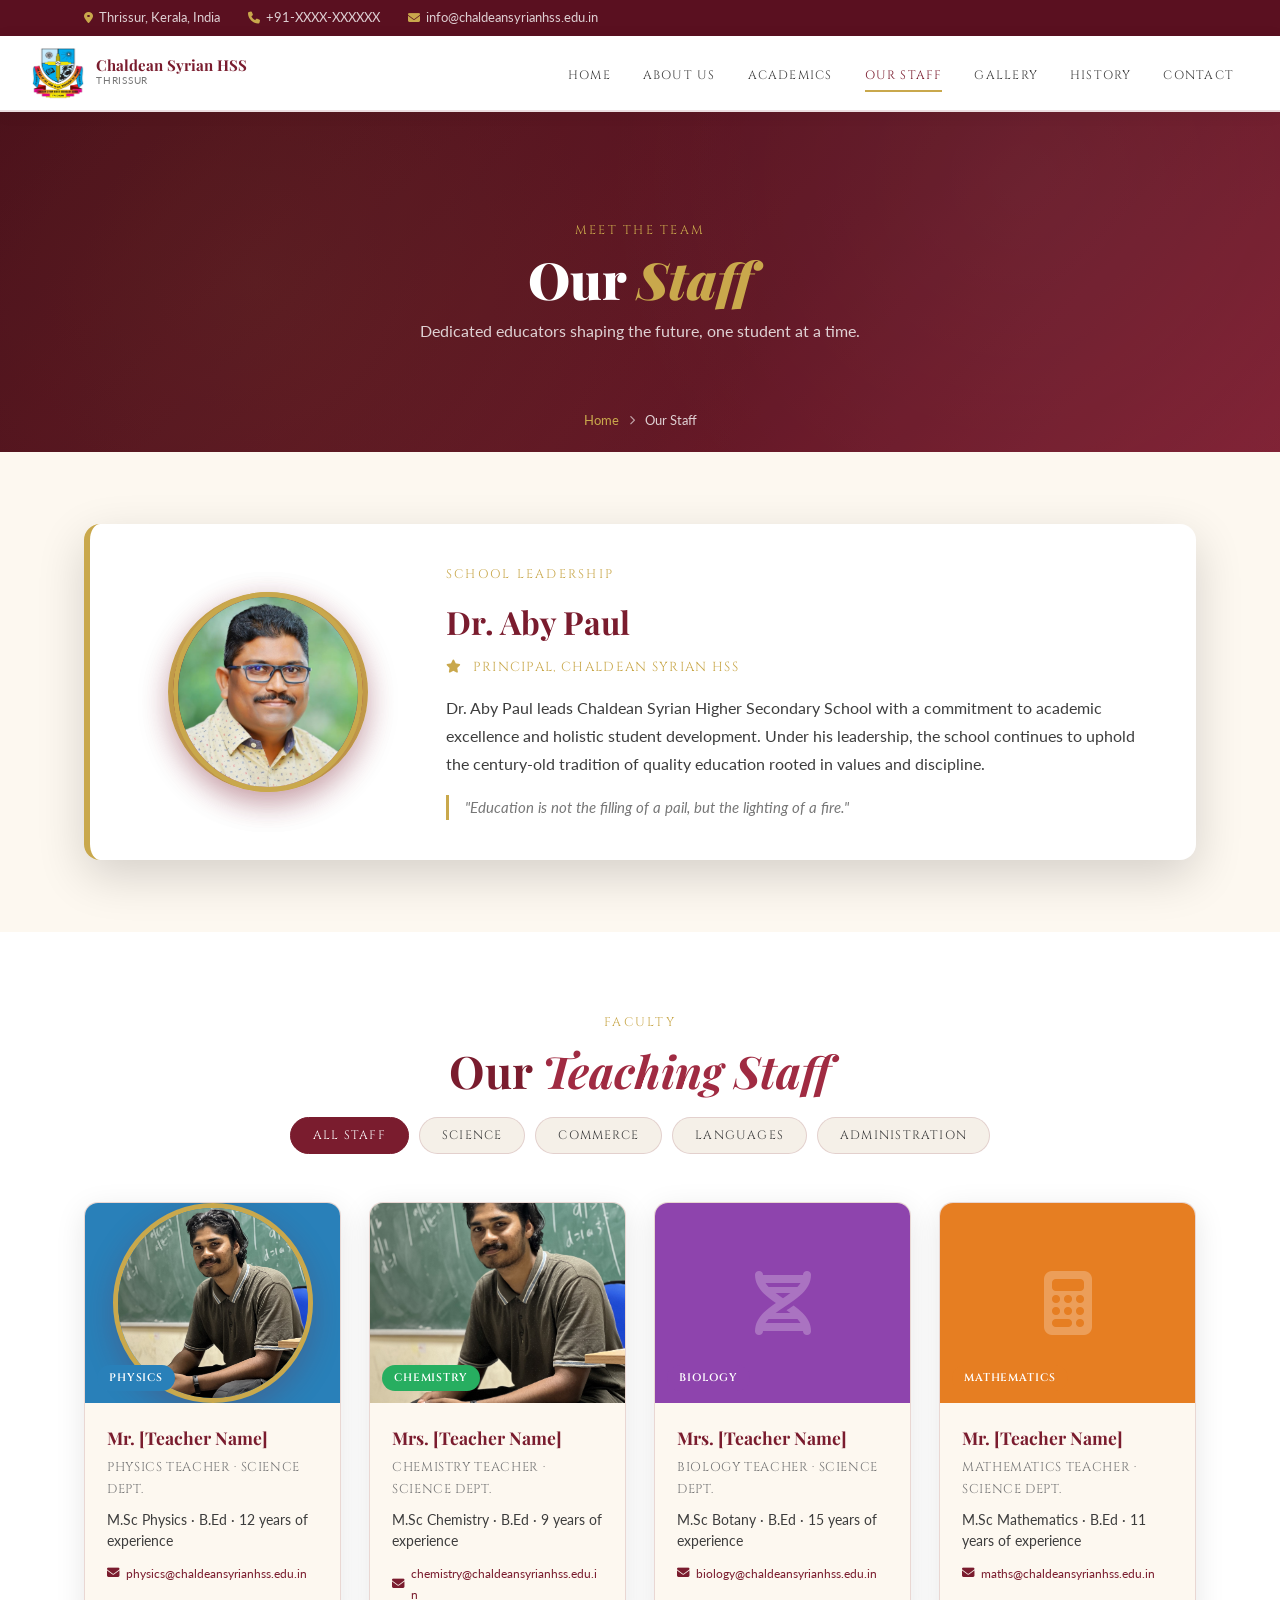
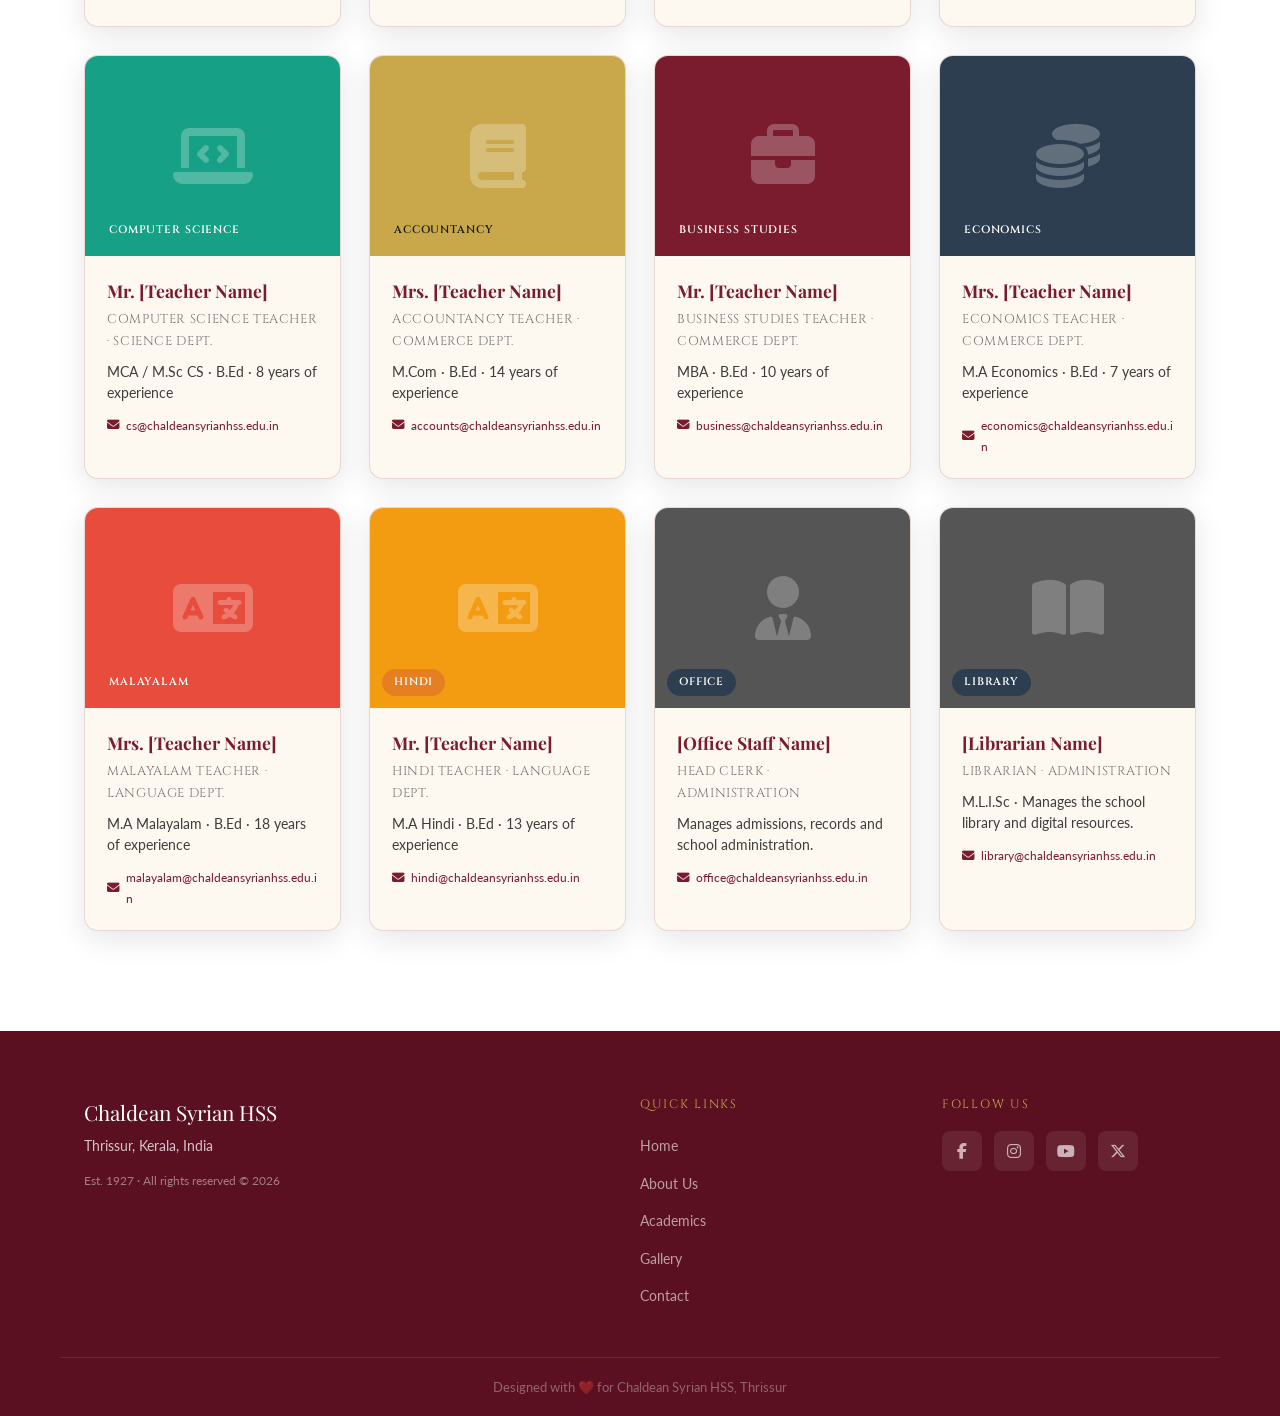
<file: staff.html>
<!DOCTYPE html>
<html lang="en">
<head>
  <meta charset="UTF-8" />
  <meta name="viewport" content="width=device-width, initial-scale=1.0" />
  <title>Our Staff – Chaldean Syrian HSS</title>

  <link rel="preconnect" href="https://fonts.googleapis.com" />
  <link rel="preconnect" href="https://fonts.gstatic.com" crossorigin />
  <link href="https://fonts.googleapis.com/css2?family=Playfair+Display:ital,wght@0,400;0,700;0,900;1,400&family=Lato:wght@300;400;700&family=Cinzel:wght@400;600&display=swap" rel="stylesheet" />
  <link rel="stylesheet" href="https://cdnjs.cloudflare.com/ajax/libs/font-awesome/6.5.0/css/all.min.css" />

  <!-- Shared styles from main site -->
  <link rel="stylesheet" href="css/styles.css" />
  <!-- Staff-specific styles -->
  <link rel="stylesheet" href="css/staff.css" />
</head>
<body>

  <!-- ══ TOPBAR (same as main site) ══════════════════════════════ -->
  <div class="topbar">
    <div class="topbar__inner">
      <span><i class="fa fa-map-marker-alt"></i> Thrissur, Kerala, India</span>
      <span><i class="fa fa-phone"></i> +91-XXXX-XXXXXX</span>
      <span><i class="fa fa-envelope"></i> info@chaldeansyrianhss.edu.in</span>
    </div>
  </div>

  <!-- ══ NAVBAR ══════════════════════════════════════════════════ -->
<header class="navbar" id="navbar">
    <div class="navbar__logo">
      <!-- Replace the SVG crest below with your actual logo image:
           <img src="images/logo.png" alt="School Logo" /> -->
      <div class="logo-crest">
        <img src="images/logo.png" alt="School Logo" />
      </div>
      <div class="logo-text">
        <span class="logo-text__main">Chaldean Syrian HSS</span>
        <span class="logo-text__sub"> Thrissur</span>
      </div>
    </div>

    <!-- Hamburger for mobile -->
    <button class="navbar__hamburger" id="hamburger" aria-label="Toggle menu">
      <span></span><span></span><span></span>
    </button>


    <nav class="navbar__nav" id="mainNav">
      <ul>
        <li><a href="index.html" class="nav-link">Home</a></li>
        <li><a href="index.html#about" class="nav-link">About Us</a></li>
        <li><a href="index.html#academics" class="nav-link">Academics</a></li>
        <li><a href="staff.html" class="nav-link active">Our Staff</a></li>
        <li><a href="gallery.html" class="nav-link">Gallery</a></li>
        <li><a href="index.html#history" class="nav-link">History</a></li>
        <li><a href="index.html#contact" class="nav-link">Contact</a></li>
      </ul>
    </nav>
  </header>

  <!-- ══ PAGE HERO BANNER ════════════════════════════════════════ -->
  <section class="page-hero">
    <div class="page-hero__overlay"></div>
    <div class="page-hero__content">
      <p class="section-eyebrow">Meet The Team</p>
      <h1 class="page-hero__title">Our <em>Staff</em></h1>
      <p class="page-hero__sub">Dedicated educators shaping the future, one student at a time.</p>
    </div>
    <!-- Breadcrumb -->
    <nav class="breadcrumb" aria-label="breadcrumb">
      <a href="index.html">Home</a>
      <i class="fa fa-chevron-right"></i>
      <span>Our Staff</span>
    </nav>
  </section>

  <!-- ══ PRINCIPAL SPOTLIGHT ═════════════════════════════════════ -->
  <section class="principal-spotlight">
    <div class="container">
      <div class="spotlight-card reveal-up">
        <!-- Replace with: <img src="images/principal.jpg" alt="Dr. Aby Paul" class="spotlight-card__img" /> -->
        <div class="spotlight-card__img-placeholder">
          <img src="images/principal.jpg" alt="Dr. Aby Paul" class="spotlight-card__img" />
        </div>
        <div class="spotlight-card__body">
          <p class="section-eyebrow">School Leadership</p>
          <h2 class="spotlight-card__name">Dr. Aby Paul</h2>
          <p class="spotlight-card__role">
            <i class="fa fa-star"></i> Principal, Chaldean Syrian HSS
          </p>
          <p class="spotlight-card__bio">
            Dr. Aby Paul leads Chaldean Syrian Higher Secondary School with a commitment
            to academic excellence and holistic student development. Under his leadership,
            the school continues to uphold the century-old tradition of quality education
            rooted in values and discipline.
          </p>
          <p class="spotlight-card__quote">
            "Education is not the filling of a pail, but the lighting of a fire."
          </p>
        </div>
      </div>
    </div>
  </section>

  <!-- ══ STAFF FILTER TABS ════════════════════════════════════════
       To add a new department tab:
         1. Add a <button class="filter-btn" data-filter="dept-name">Department</button>
         2. Add data-dept="dept-name" to the relevant .staff-card elements
  ═══════════════════════════════════════════════════════════════ -->
  <section class="staff-section">
    <div class="container">
      <p class="section-eyebrow text-center">Faculty</p>
      <h2 class="section-heading text-center">Our <em>Teaching Staff</em></h2>

      <!-- Filter Buttons -->
      <div class="filter-bar">
        <button class="filter-btn active" data-filter="all">All Staff</button>
        <button class="filter-btn" data-filter="science">Science</button>
        <button class="filter-btn" data-filter="commerce">Commerce</button>
        <button class="filter-btn" data-filter="language">Languages</button>
        <button class="filter-btn" data-filter="admin">Administration</button>
      </div>

      <!-- ── STAFF GRID ──────────────────────────────────────────
           HOW TO ADD A TEACHER:
             1. Copy one .staff-card block below
             2. Update: name, role, subject, department (data-dept)
             3. Replace the placeholder <div> with:
                <img src="images/staff/teacher-name.jpg" alt="Name" />
             4. Optionally add email and a short bio
      ─────────────────────────────────────────────────────────── -->
      <div class="staff-grid" id="staffGrid">

        <!-- ── SCIENCE DEPARTMENT ──────────────────────────────── -->

        <div class="staff-card reveal-up" data-dept="science" data-delay="0">
          <div class="staff-card__photo">
            <!-- Replace div below with: <img src="images/staff/physics-teacher.jpg" alt="Teacher Name" /> -->
            <div class="staff-photo-placeholder" style="--ph-color:#2980b9">
              <img src="images/staff/teacher.jpg" alt="Teacher Name" class="spotlight-card__img" />
            </div>
            <div class="staff-card__subject-badge badge--blue">Physics</div>
          </div>
          <div class="staff-card__body">
            <h3>Mr. [Teacher Name]</h3>
            <p class="staff-card__role">Physics Teacher · Science Dept.</p>
            <p class="staff-card__bio">M.Sc Physics · B.Ed · 12 years of experience</p>
            <a href="mailto:physics@chaldeansyrianhss.edu.in" class="staff-card__email">
              <i class="fa fa-envelope"></i> physics@chaldeansyrianhss.edu.in
            </a>
          </div>
        </div>

        <div class="staff-card reveal-up" data-dept="science" data-delay="100">
          <div class="staff-card__photo">
            <div class="staff-photo-placeholder" style="--ph-color:#27ae60">
              <img src="images/staff/teacher.jpg" alt="Teacher Name" />
            </div>
            <div class="staff-card__subject-badge badge--green">Chemistry</div>
          </div>
          <div class="staff-card__body">
            <h3>Mrs. [Teacher Name]</h3>
            <p class="staff-card__role">Chemistry Teacher · Science Dept.</p>
            <p class="staff-card__bio">M.Sc Chemistry · B.Ed · 9 years of experience</p>
            <a href="mailto:chemistry@chaldeansyrianhss.edu.in" class="staff-card__email">
              <i class="fa fa-envelope"></i> chemistry@chaldeansyrianhss.edu.in
            </a>
          </div>
        </div>

        <div class="staff-card reveal-up" data-dept="science" data-delay="200">
          <div class="staff-card__photo">
            <div class="staff-photo-placeholder" style="--ph-color:#8e44ad">
              <i class="fa fa-dna"></i>
            </div>
            <div class="staff-card__subject-badge badge--purple">Biology</div>
          </div>
          <div class="staff-card__body">
            <h3>Mrs. [Teacher Name]</h3>
            <p class="staff-card__role">Biology Teacher · Science Dept.</p>
            <p class="staff-card__bio">M.Sc Botany · B.Ed · 15 years of experience</p>
            <a href="mailto:biology@chaldeansyrianhss.edu.in" class="staff-card__email">
              <i class="fa fa-envelope"></i> biology@chaldeansyrianhss.edu.in
            </a>
          </div>
        </div>

        <div class="staff-card reveal-up" data-dept="science" data-delay="300">
          <div class="staff-card__photo">
            <div class="staff-photo-placeholder" style="--ph-color:#e67e22">
              <i class="fa fa-calculator"></i>
            </div>
            <div class="staff-card__subject-badge badge--orange">Mathematics</div>
          </div>
          <div class="staff-card__body">
            <h3>Mr. [Teacher Name]</h3>
            <p class="staff-card__role">Mathematics Teacher · Science Dept.</p>
            <p class="staff-card__bio">M.Sc Mathematics · B.Ed · 11 years of experience</p>
            <a href="mailto:maths@chaldeansyrianhss.edu.in" class="staff-card__email">
              <i class="fa fa-envelope"></i> maths@chaldeansyrianhss.edu.in
            </a>
          </div>
        </div>

        <div class="staff-card reveal-up" data-dept="science" data-delay="400">
          <div class="staff-card__photo">
            <div class="staff-photo-placeholder" style="--ph-color:#16a085">
              <i class="fa fa-laptop-code"></i>
            </div>
            <div class="staff-card__subject-badge badge--teal">Computer Science</div>
          </div>
          <div class="staff-card__body">
            <h3>Mr. [Teacher Name]</h3>
            <p class="staff-card__role">Computer Science Teacher · Science Dept.</p>
            <p class="staff-card__bio">MCA / M.Sc CS · B.Ed · 8 years of experience</p>
            <a href="mailto:cs@chaldeansyrianhss.edu.in" class="staff-card__email">
              <i class="fa fa-envelope"></i> cs@chaldeansyrianhss.edu.in
            </a>
          </div>
        </div>

        <!-- ── COMMERCE DEPARTMENT ─────────────────────────────── -->

        <div class="staff-card reveal-up" data-dept="commerce" data-delay="0">
          <div class="staff-card__photo">
            <div class="staff-photo-placeholder" style="--ph-color:#c9a84c">
              <i class="fa fa-book"></i>
            </div>
            <div class="staff-card__subject-badge badge--gold">Accountancy</div>
          </div>
          <div class="staff-card__body">
            <h3>Mrs. [Teacher Name]</h3>
            <p class="staff-card__role">Accountancy Teacher · Commerce Dept.</p>
            <p class="staff-card__bio">M.Com · B.Ed · 14 years of experience</p>
            <a href="mailto:accounts@chaldeansyrianhss.edu.in" class="staff-card__email">
              <i class="fa fa-envelope"></i> accounts@chaldeansyrianhss.edu.in
            </a>
          </div>
        </div>

        <div class="staff-card reveal-up" data-dept="commerce" data-delay="100">
          <div class="staff-card__photo">
            <div class="staff-photo-placeholder" style="--ph-color:#7a1c2e">
              <i class="fa fa-briefcase"></i>
            </div>
            <div class="staff-card__subject-badge badge--maroon">Business Studies</div>
          </div>
          <div class="staff-card__body">
            <h3>Mr. [Teacher Name]</h3>
            <p class="staff-card__role">Business Studies Teacher · Commerce Dept.</p>
            <p class="staff-card__bio">MBA · B.Ed · 10 years of experience</p>
            <a href="mailto:business@chaldeansyrianhss.edu.in" class="staff-card__email">
              <i class="fa fa-envelope"></i> business@chaldeansyrianhss.edu.in
            </a>
          </div>
        </div>

        <div class="staff-card reveal-up" data-dept="commerce" data-delay="200">
          <div class="staff-card__photo">
            <div class="staff-photo-placeholder" style="--ph-color:#2c3e50">
              <i class="fa fa-coins"></i>
            </div>
            <div class="staff-card__subject-badge badge--dark">Economics</div>
          </div>
          <div class="staff-card__body">
            <h3>Mrs. [Teacher Name]</h3>
            <p class="staff-card__role">Economics Teacher · Commerce Dept.</p>
            <p class="staff-card__bio">M.A Economics · B.Ed · 7 years of experience</p>
            <a href="mailto:economics@chaldeansyrianhss.edu.in" class="staff-card__email">
              <i class="fa fa-envelope"></i> economics@chaldeansyrianhss.edu.in
            </a>
          </div>
        </div>

        <!-- ── LANGUAGE DEPARTMENT ─────────────────────────────── -->

        <div class="staff-card reveal-up" data-dept="language" data-delay="0">
          <div class="staff-card__photo">
            <div class="staff-photo-placeholder" style="--ph-color:#e74c3c">
              <i class="fa fa-language"></i>
            </div>
            <div class="staff-card__subject-badge badge--red">Malayalam</div>
          </div>
          <div class="staff-card__body">
            <h3>Mrs. [Teacher Name]</h3>
            <p class="staff-card__role">Malayalam Teacher · Language Dept.</p>
            <p class="staff-card__bio">M.A Malayalam · B.Ed · 18 years of experience</p>
            <a href="mailto:malayalam@chaldeansyrianhss.edu.in" class="staff-card__email">
              <i class="fa fa-envelope"></i> malayalam@chaldeansyrianhss.edu.in
            </a>
          </div>
        </div>

        <div class="staff-card reveal-up" data-dept="language" data-delay="100">
          <div class="staff-card__photo">
            <div class="staff-photo-placeholder" style="--ph-color:#f39c12">
              <i class="fa fa-language"></i>
            </div>
            <div class="staff-card__subject-badge badge--orange">Hindi</div>
          </div>
          <div class="staff-card__body">
            <h3>Mr. [Teacher Name]</h3>
            <p class="staff-card__role">Hindi Teacher · Language Dept.</p>
            <p class="staff-card__bio">M.A Hindi · B.Ed · 13 years of experience</p>
            <a href="mailto:hindi@chaldeansyrianhss.edu.in" class="staff-card__email">
              <i class="fa fa-envelope"></i> hindi@chaldeansyrianhss.edu.in
            </a>
          </div>
        </div>

        <!-- ── ADMINISTRATION ──────────────────────────────────── -->

        <div class="staff-card reveal-up" data-dept="admin" data-delay="0">
          <div class="staff-card__photo">
            <div class="staff-photo-placeholder" style="--ph-color:#555">
              <i class="fa fa-user-tie"></i>
            </div>
            <div class="staff-card__subject-badge badge--dark">Office</div>
          </div>
          <div class="staff-card__body">
            <h3>[Office Staff Name]</h3>
            <p class="staff-card__role">Head Clerk · Administration</p>
            <p class="staff-card__bio">Manages admissions, records and school administration.</p>
            <a href="mailto:office@chaldeansyrianhss.edu.in" class="staff-card__email">
              <i class="fa fa-envelope"></i> office@chaldeansyrianhss.edu.in
            </a>
          </div>
        </div>

        <div class="staff-card reveal-up" data-dept="admin" data-delay="100">
          <div class="staff-card__photo">
            <div class="staff-photo-placeholder" style="--ph-color:#555">
              <i class="fa fa-book-open"></i>
            </div>
            <div class="staff-card__subject-badge badge--dark">Library</div>
          </div>
          <div class="staff-card__body">
            <h3>[Librarian Name]</h3>
            <p class="staff-card__role">Librarian · Administration</p>
            <p class="staff-card__bio">M.L.I.Sc · Manages the school library and digital resources.</p>
            <a href="mailto:library@chaldeansyrianhss.edu.in" class="staff-card__email">
              <i class="fa fa-envelope"></i> library@chaldeansyrianhss.edu.in
            </a>
          </div>
        </div>

      </div><!-- /staff-grid -->
    </div>
  </section>

  <!-- ══ FOOTER ═══════════════════════════════════════════════════ -->
  <footer class="footer">
    <div class="container footer__grid">
      <div class="footer__brand">
        <p class="footer__name">Chaldean Syrian HSS</p>
        <p class="footer__loc">Thrissur, Kerala, India</p>
        <p class="footer__copy">Est. 1927 · All rights reserved © <span class="footerYear"></span></p>
      </div>
      <div class="footer__links">
        <p class="footer__heading">Quick Links</p>
        <ul>
          <li><a href="index.html">Home</a></li>
          <li><a href="index.html#about">About Us</a></li>
          <li><a href="index.html#academics">Academics</a></li>
          <li><a href="gallery.html">Gallery</a></li>
          <li><a href="index.html#contact">Contact</a></li>
        </ul>
      </div>
      <div class="footer__social">
        <p class="footer__heading">Follow Us</p>
        <div class="social-links">
          <a href="#" aria-label="Facebook"><i class="fab fa-facebook-f"></i></a>
          <a href="#" aria-label="Instagram"><i class="fab fa-instagram"></i></a>
          <a href="#" aria-label="YouTube"><i class="fab fa-youtube"></i></a>
          <a href="#" aria-label="Twitter/X"><i class="fab fa-x-twitter"></i></a>
        </div>
      </div>
    </div>
    <div class="footer__bottom">
      <p>Designed with ❤️ for Chaldean Syrian HSS, Thrissur</p>
    </div>
  </footer>

  <button class="back-to-top" id="backToTop" aria-label="Back to top">
    <i class="fa fa-arrow-up"></i>
  </button>

  <script src="js/main.js"></script>
  <script src="js/staff.js"></script>
</body>
</html>
</file>
<file: css/styles.css>
/* ═══════════════════════════════════════════════════════════════
   Chaldean Syrian HSS — Main Stylesheet
   ───────────────────────────────────────────────────────────────
   COLOUR PALETTE (all via CSS variables — edit here to retheme):
     --maroon   : Deep maroon — primary brand colour
     --gold     : Gold accent — highlighting and CTAs
     --cream    : Warm cream background
     --dark     : Near-black for body text
     --light-bg : Light section background
   ═══════════════════════════════════════════════════════════════ */

/* ── 1. CSS CUSTOM PROPERTIES ─────────────────────────────────── */
:root {
  --maroon:       #7a1c2e;
  --maroon-dark:  #5a1020;
  --maroon-light: #a02b42;
  --gold:         #c9a84c;
  --gold-light:   #e8c96d;
  --cream:        #fdf8f0;
  --dark:         #1a1a1a;
  --text:         #3d3d3d;
  --text-muted:   #777;
  --light-bg:     #f5f0e8;
  --white:        #ffffff;
  --border:       rgba(122,28,46,0.15);

  /* Quick-link icon colours */
  --ql-red:     #c0392b;
  --ql-green:   #27ae60;
  --ql-blue:    #2980b9;
  --ql-orange:  #e67e22;
  --ql-teal:    #16a085;
  --ql-maroon:  #7a1c2e;
  --ql-purple:  #8e44ad;
  --ql-pink:    #e91e8c;

  /* Typography */
  --font-display: 'Playfair Display', Georgia, serif;
  --font-label:   'Cinzel', serif;
  --font-body:    'Lato', 'Segoe UI', sans-serif;

  /* Spacing & layout */
  --navbar-h:   76px;
  --topbar-h:   36px;
  --radius:     10px;
  --shadow:     0 8px 30px rgba(0,0,0,0.10);
  --shadow-lg:  0 16px 48px rgba(0,0,0,0.16);
  --transition: 0.35s cubic-bezier(0.4, 0, 0.2, 1);
}

/* ── 2. RESET & BASE ──────────────────────────────────────────── */
*, *::before, *::after { box-sizing: border-box; margin: 0; padding: 0; }

html {
  scroll-behavior: smooth;
  font-size: 16px;
}

body {
  font-family: var(--font-body);
  color: var(--text);
  background: var(--white);
  line-height: 1.7;
  overflow-x: hidden;
}

a { text-decoration: none; color: inherit; }
ul { list-style: none; }
img { display: block; max-width: 100%; }

/* Utility: container */
.container {
  max-width: 1160px;
  margin-inline: auto;
  padding-inline: 24px;
}

/* Utility: text alignment */
.text-center { text-align: center; }

/* ── 3. TYPOGRAPHY HELPERS ────────────────────────────────────── */
/* Small uppercase label above headings */
.section-eyebrow {
  font-family: var(--font-label);
  font-size: 0.78rem;
  letter-spacing: 0.18em;
  text-transform: uppercase;
  color: var(--gold);
  margin-bottom: 10px;
}

/* Main section heading with italic Playfair for the accented word */
.section-heading {
  font-family: var(--font-display);
  font-size: clamp(1.8rem, 3.5vw, 2.8rem);
  color: var(--maroon);
  line-height: 1.2;
  margin-bottom: 20px;
}
.section-heading em {
  font-style: italic;
  color: var(--maroon-light);
}

.section-intro {
  max-width: 660px;
  margin-inline: auto;
  margin-bottom: 48px;
  color: var(--text-muted);
  font-size: 1.05rem;
  text-align: center;
}

/* ── 4. BUTTONS ───────────────────────────────────────────────── */
.btn {
  display: inline-flex;
  align-items: center;
  gap: 8px;
  padding: 13px 32px;
  border-radius: 3px;
  font-family: var(--font-label);
  font-size: 0.82rem;
  letter-spacing: 0.12em;
  text-transform: uppercase;
  cursor: pointer;
  border: 2px solid transparent;
  transition: background var(--transition), color var(--transition), transform 0.2s;
}
.btn:hover { transform: translateY(-2px); }

/* Gold filled button */
.btn--gold {
  background: var(--gold);
  color: var(--dark);
  border-color: var(--gold);
}
.btn--gold:hover {
  background: var(--gold-light);
  border-color: var(--gold-light);
}

/* Outlined maroon button */
.btn--outline {
  background: transparent;
  color: var(--maroon);
  border-color: var(--maroon);
}
.btn--outline:hover {
  background: var(--maroon);
  color: var(--white);
}

.btn--full { width: 100%; justify-content: center; }

/* ── 5. TOPBAR ────────────────────────────────────────────────── */
.topbar {
  background: var(--maroon-dark);
  color: rgba(255,255,255,0.8);
  font-size: 0.8rem;
  height: var(--topbar-h);
  display: flex;
  align-items: center;
}
.topbar__inner {
  max-width: 1160px;
  width: 100%;
  margin-inline: auto;
  padding-inline: 24px;
  display: flex;
  gap: 28px;
  flex-wrap: wrap;
}
.topbar__inner span {
  display: flex;
  align-items: center;
  gap: 6px;
}
.topbar__inner i { color: var(--gold); font-size: 0.75rem; }

/* ── 6. NAVBAR ────────────────────────────────────────────────── */
.navbar {
  position: sticky;
  top: 0;
  z-index: 1000;
  height: var(--navbar-h);
  background: var(--white);
  display: flex;
  align-items: center;
  justify-content: space-between;
  padding-inline: 32px;
  border-bottom: 2px solid var(--border);
  box-shadow: 0 2px 16px rgba(0,0,0,0.06);
  transition: background var(--transition), box-shadow var(--transition);
}

/* Scrolled state — JS adds .scrolled class */
.navbar.scrolled {
  background: rgba(255,255,255,0.97);
  box-shadow: 0 4px 24px rgba(0,0,0,0.12);
}

/* Logo */
.navbar__logo {
  display: flex;
  align-items: center;
  gap: 12px;
}
.logo-crest img { width: 52px; height: 52px; }

.logo-text { display: grid; flex-direction: column; }
.logo-text__main {
  font-family: var(--font-display);
  font-weight: 700;
  font-size: 0.94rem;
  color: var(--maroon);
  line-height: 1.1;
}
.logo-text__sub {
  font-size: 0.60rem;
  color: var(--text-muted);
  letter-spacing: 0.08em;
  text-transform: uppercase;
}

/* Nav links */
.navbar__nav ul {
  display: flex;
  gap: 4px;
  align-items: center;
}
.nav-link {
  font-family: var(--font-label);
  font-size: 0.76rem;
  letter-spacing: 0.1em;
  text-transform: uppercase;
  color: var(--text);
  padding: 8px 14px;
  border-radius: 3px;
  position: relative;
  transition: color var(--transition);
}
/* Underline animation on hover */
.nav-link::after {
  content: '';
  position: absolute;
  bottom: 0; left: 50%;
  width: 0; height: 2px;
  background: var(--gold);
  transition: width var(--transition), left var(--transition);
}
.nav-link:hover::after,
.nav-link.active::after {
  width: calc(100% - 28px);
  left: 14px;
}
.nav-link:hover,
.nav-link.active { color: var(--maroon); }

/* Hamburger (mobile) */
.navbar__hamburger {
  display: none;
  flex-direction: column;
  gap: 5px;
  background: none;
  border: none;
  cursor: pointer;
  padding: 4px;
}
.navbar__hamburger span {
  display: block;
  width: 26px; height: 2px;
  background: var(--maroon);
  border-radius: 2px;
  transition: transform var(--transition), opacity var(--transition);
}
/* Animated hamburger → X */
.navbar__hamburger.open span:nth-child(1) { transform: translateY(7px) rotate(45deg); }
.navbar__hamburger.open span:nth-child(2) { opacity: 0; }
.navbar__hamburger.open span:nth-child(3) { transform: translateY(-7px) rotate(-45deg); }

/* ── 7. HERO SLIDER ───────────────────────────────────────────── */
.hero {
  position: relative;
  height: calc(100vh - var(--navbar-h) - var(--topbar-h));
  min-height: 520px;
  overflow: hidden;
}

.slider {
  width: 100%; height: 100%;
  position: relative;
}

/* Individual slide */
.slide {
  position: absolute;
  inset: 0;
  opacity: 0;
  transition: opacity 0.9s ease;
  pointer-events: none;
}
.slide.active {
  opacity: 1;
  pointer-events: auto;
}

/* Slide background — replace these gradient colours with your school photos
   To use a real image: remove the gradient and add:
   background-image: url('../images/hero1.jpg');
   background-size: cover;
   background-position: center;
*/
.slide__bg {
  position: absolute;
  inset: 0;
  background-size: cover;
  background-position: center;
  transform: scale(1.05);
  transition: transform 7s ease;
  background-color: transparent;
}
.slide.active .slide__bg { transform: scale(1); } /* Ken Burns zoom effect */


/* Ensure the video doesn't have a default border/outline */
video.slide__bg {
  border: none;
  outline: none;
}
/* Slide backgrounds — replace gradients with real photos in production */
.slide__bg--1 {
  background:
    linear-gradient(135deg, #1a0810 0%, #5a1020 40%, #8b2035 70%, #c9a84c 100%);
}
.slide__bg--2 {
  background:
    linear-gradient(135deg, #0a1628 0%, #1a3a5c 40%, #2980b9 70%, #c9a84c 100%);
}
.slide__bg--3 {
  background:
    linear-gradient(135deg, #0d2010 0%, #1a5c2e 40%, #27ae60 70%, #c9a84c 100%);
}

/* Dark overlay for text readability */
.slide__overlay {
  position: absolute;
  inset: 0;
  background: linear-gradient(to right, rgba(0,0,0,0.65) 0%, rgba(0,0,0,0.25) 100%);
}

/* Caption */
.slide__caption {
  position: absolute;
  top: 50%;
  left: 8%;
  transform: translateY(-50%);
  color: var(--white);
  max-width: 580px;
}
.slide__tagline {
  font-family: var(--font-label);
  font-size: 0.82rem;
  letter-spacing: 0.22em;
  text-transform: uppercase;
  color: var(--gold);
  margin-bottom: 14px;
  opacity: 0;
  animation: fadeUp 0.7s 0.3s forwards;
}
.slide__title {
  font-family: var(--font-display);
  font-size: clamp(2rem, 5vw, 3.8rem);
  line-height: 1.1;
  font-weight: 900;
  margin-bottom: 16px;
  opacity: 0;
  animation: fadeUp 0.7s 0.5s forwards;
}
.slide__title em { font-style: italic; color: var(--gold-light); }
.slide__sub {
  font-size: 1.05rem;
  opacity: 0;
  margin-bottom: 28px;
  animation: fadeUp 0.7s 0.7s forwards;
  color: rgba(255,255,255,0.85);
}
.slide .btn {
  opacity: 0;
  animation: fadeUp 0.7s 0.9s forwards;
}

/* Reset animations for non-active slides */
.slide:not(.active) .slide__tagline,
.slide:not(.active) .slide__title,
.slide:not(.active) .slide__sub,
.slide:not(.active) .btn {
  animation: none;
  opacity: 0;
}

@keyframes fadeUp {
  from { opacity: 0; transform: translateY(24px); }
  to   { opacity: 1; transform: translateY(0); }
}

/* Arrow buttons */
.slider__arrow {
  position: absolute;
  top: 50%;
  transform: translateY(-50%);
  z-index: 10;
  background: rgba(255,255,255,0.15);
  border: 1.5px solid rgba(255,255,255,0.4);
  color: var(--white);
  width: 48px; height: 48px;
  border-radius: 50%;
  display: flex; align-items: center; justify-content: center;
  font-size: 1rem;
  cursor: pointer;
  transition: background var(--transition), border-color var(--transition);
  backdrop-filter: blur(4px);
}
.slider__arrow:hover { background: var(--gold); border-color: var(--gold); }
.slider__arrow--prev { left: 28px; }
.slider__arrow--next { right: 28px; }

/* Dots */
.slider__dots {
  position: absolute;
  bottom: 24px;
  left: 50%;
  transform: translateX(-50%);
  display: flex;
  gap: 10px;
  z-index: 10;
}
.dot {
  width: 10px; height: 10px;
  border-radius: 50%;
  background: rgba(255,255,255,0.4);
  border: none;
  cursor: pointer;
  transition: background var(--transition), transform var(--transition);
}
.dot.active {
  background: var(--gold);
  transform: scale(1.3);
}

/* ── 8. QUICK LINKS ───────────────────────────────────────────── */
.quicklinks {
  background: var(--white);
  padding: 48px 0;
  border-bottom: 1px solid var(--border);
}

.ql-grid {
  display: flex;
  flex-wrap: wrap;
  justify-content: center;
  gap: 32px 40px;
}

.ql-item {
  display: flex;
  flex-direction: column;
  align-items: center;
  gap: 12px;
  text-align: center;
  color: var(--text);
  font-family: var(--font-label);
  font-size: 0.78rem;
  letter-spacing: 0.06em;
  text-transform: uppercase;
  cursor: pointer;

  /* Scroll-reveal starting state — JS removes this */
  opacity: 0;
  transform: translateY(20px);
  transition: opacity 0.5s ease, transform 0.5s ease;
}
.ql-item.visible { opacity: 1; transform: translateY(0); }

.ql-icon {
  width: 80px; height: 80px;
  border-radius: 50%;
  display: flex; align-items: center; justify-content: center;
  font-size: 1.7rem;
  color: var(--white);
  transition: transform var(--transition), box-shadow var(--transition);
  box-shadow: 0 6px 20px rgba(0,0,0,0.15);
}
.ql-item:hover .ql-icon {
  transform: translateY(-6px) scale(1.08);
  box-shadow: 0 14px 30px rgba(0,0,0,0.2);
}

.ql-icon--red    { background: var(--ql-red); }
.ql-icon--green  { background: var(--ql-green); }
.ql-icon--blue   { background: var(--ql-blue); }
.ql-icon--orange { background: var(--ql-orange); }
.ql-icon--teal   { background: var(--ql-teal); }
.ql-icon--maroon { background: var(--ql-maroon); }
.ql-icon--purple { background: var(--ql-purple); }
.ql-icon--pink   { background: var(--ql-pink); }

/* ── 9. ABOUT SECTION ─────────────────────────────────────────── */
.about {
  padding: 100px 0;
  background: var(--cream);
}
.about__grid {
  display: grid;
  grid-template-columns: 340px 1fr;
  gap: 64px;
  align-items: center;
}

/* Principal */
.about__principal { text-align: center; }

.principal-photo {
  position: relative;
  display: inline-block;
  margin-bottom: 24px;
}
.principal-photo__placeholder img{
  width: 220px; height: 220px;
  border-radius: 50%;
  background: linear-gradient(135deg, var(--maroon), var(--maroon-light));
  display: flex; align-items: center; justify-content: center;
  margin-inline: auto;
  border: 5px solid var(--gold);
  box-shadow: 0 12px 40px rgba(122,28,46,0.3);
  font-size: 4rem;
  color: rgba(255,255,255,0.5);
}
/* Replace placeholder with real photo:
   .principal-photo__placeholder img { width:100%; height:100%; object-fit:cover; border-radius:50%; }
*/

.principal-photo__badge {
  position: absolute;
  bottom: 8px; left: 50%;
  transform: translateX(-50%);
  background: var(--gold);
  color: var(--dark);
  font-family: var(--font-label);
  font-size: 0.72rem;
  letter-spacing: 0.1em;
  text-transform: uppercase;
  padding: 5px 16px;
  border-radius: 20px;
  white-space: nowrap;
}

.principal-card h3 {
  font-family: var(--font-display);
  font-size: 1.4rem;
  color: var(--maroon);
}
.principal-card__title {
  font-size: 0.85rem;
  color: var(--text-muted);
  margin-bottom: 12px;
}
.principal-card__quote {
  font-style: italic;
  font-size: 0.95rem;
  color: var(--text);
  border-left: 3px solid var(--gold);
  padding-left: 16px;
  text-align: left;
}

/* About text */
.about__text p {
  margin-bottom: 16px;
  color: var(--text);
  font-size: 1rem;
}

.about__stats {
  display: flex;
  gap: 32px;
  margin: 32px 0;
}
.stat { text-align: center; }
.stat__num {
  display: block;
  font-family: var(--font-display);
  font-size: 2.2rem;
  font-weight: 700;
  color: var(--maroon);
  line-height: 1;
}
.stat__label {
  display: block;
  font-size: 0.78rem;
  text-transform: uppercase;
  letter-spacing: 0.1em;
  color: var(--text-muted);
  margin-top: 4px;
}

/* ── 10. ACADEMICS SECTION ────────────────────────────────────── */
.academics {
  padding: 100px 0;
  background: var(--white);
}

.stream-grid {
  display: grid;
  grid-template-columns: repeat(2, 1fr);
  gap: 32px;
  margin-bottom: 48px;
}

.stream-card {
  background: var(--cream);
  border: 1px solid var(--border);
  border-top: 4px solid var(--maroon);
  border-radius: var(--radius);
  padding: 40px 36px;
  box-shadow: var(--shadow);
  transition: transform var(--transition), box-shadow var(--transition);
}
.stream-card:hover {
  transform: translateY(-6px);
  box-shadow: var(--shadow-lg);
}

.stream-card__icon {
  width: 64px; height: 64px;
  background: var(--maroon);
  border-radius: 14px;
  display: flex; align-items: center; justify-content: center;
  font-size: 1.6rem;
  color: var(--white);
  margin-bottom: 20px;
  box-shadow: 0 6px 20px rgba(122,28,46,0.3);
}
.stream-card__icon--gold { background: var(--gold); }

.stream-card h3 {
  font-family: var(--font-display);
  font-size: 1.5rem;
  color: var(--maroon);
  margin-bottom: 10px;
}
.stream-card p { color: var(--text-muted); margin-bottom: 20px; }

.stream-card__subjects {
  display: grid;
  gap: 8px;
}
.stream-card__subjects li {
  display: flex;
  align-items: center;
  gap: 10px;
  font-size: 0.92rem;
  color: var(--text);
  padding: 6px 0;
  border-bottom: 1px solid var(--border);
}
.stream-card__subjects li:last-child { border-bottom: none; }
.stream-card__subjects li i { color: var(--gold); width: 16px; }

/* NCERT badge */
.ncert-badge {
  display: flex;
  align-items: center;
  gap: 20px;
  background: linear-gradient(135deg, var(--maroon), var(--maroon-light));
  color: var(--white);
  border-radius: var(--radius);
  padding: 24px 36px;
}
.ncert-badge i {
  font-size: 2.4rem;
  color: var(--gold);
  flex-shrink: 0;
}
.ncert-badge p { font-size: 1rem; }
.ncert-badge strong { color: var(--gold-light); }

/* ── 11. HISTORY / TIMELINE ───────────────────────────────────── */
.history {
  padding: 100px 0;
  background: var(--maroon-dark);
  color: var(--white);
}
.history .section-heading { color: var(--white); }
.history .section-heading em { color: var(--gold); }

.timeline {
  position: relative;
  max-width: 800px;
  margin-inline: auto;
  padding-top: 32px;
}
/* Vertical line */
.timeline::before {
  content: '';
  position: absolute;
  top: 0; bottom: 0;
  left: 50%;
  transform: translateX(-50%);
  width: 2px;
  background: rgba(201,168,76,0.3);
}

.timeline__item {
  display: flex;
  gap: 32px;
  margin-bottom: 56px;
  position: relative;
}
/* Alternate left/right */
.timeline__item:nth-child(even) { flex-direction: row-reverse; }

.timeline__dot {
  position: absolute;
  left: 50%;
  top: 10px;
  transform: translateX(-50%);
  width: 16px; height: 16px;
  background: var(--gold);
  border-radius: 50%;
  border: 3px solid var(--maroon-dark);
  z-index: 1;
  box-shadow: 0 0 0 4px rgba(201,168,76,0.2);
}

.timeline__content {
  background: rgba(255,255,255,0.05);
  border: 1px solid rgba(201,168,76,0.2);
  border-radius: var(--radius);
  padding: 24px 28px;
  width: calc(50% - 40px);
  backdrop-filter: blur(4px);
}
.timeline__year {
  font-family: var(--font-label);
  font-size: 0.8rem;
  letter-spacing: 0.12em;
  color: var(--gold);
  display: block;
  margin-bottom: 6px;
}
.timeline__content h4 {
  font-family: var(--font-display);
  font-size: 1.15rem;
  color: var(--white);
  margin-bottom: 8px;
}
.timeline__content p { font-size: 0.92rem; color: rgba(255,255,255,0.7); }

/* ── 12. CONTACT SECTION ──────────────────────────────────────── */
.contact {
  padding: 100px 0;
  background: var(--light-bg);
}
.contact__grid {
  display: grid;
  grid-template-columns: 1fr 1fr;
  gap: 64px;
  align-items: start;
}

.contact__list {
  display: flex;
  flex-direction: column;
  gap: 24px;
  margin-top: 32px;
}
.contact__list li {
  display: flex;
  gap: 16px;
  align-items: flex-start;
}
.contact__list i {
  width: 40px; height: 40px;
  background: var(--maroon);
  color: var(--white);
  border-radius: 8px;
  display: flex; align-items: center; justify-content: center;
  font-size: 0.9rem;
  flex-shrink: 0;
  margin-top: 2px;
}
.contact__list strong { display: block; font-size: 0.82rem; text-transform: uppercase; letter-spacing: 0.08em; color: var(--maroon); }
.contact__list span { color: var(--text); font-size: 0.95rem; }

/* Form */
.contact__form {
  background: var(--white);
  border-radius: var(--radius);
  padding: 40px 36px;
  box-shadow: var(--shadow);
}
.contact__form h3 {
  font-family: var(--font-display);
  font-size: 1.4rem;
  color: var(--maroon);
  margin-bottom: 24px;
}

.form-group {
  margin-bottom: 16px;
}
.form-group input,
.form-group textarea {
  width: 100%;
  padding: 12px 16px;
  border: 1.5px solid var(--border);
  border-radius: 6px;
  font-family: var(--font-body);
  font-size: 0.95rem;
  color: var(--dark);
  background: var(--cream);
  transition: border-color var(--transition), box-shadow var(--transition);
  resize: vertical;
}
.form-group input:focus,
.form-group textarea:focus {
  outline: none;
  border-color: var(--maroon);
  box-shadow: 0 0 0 3px rgba(122,28,46,0.1);
}
.form-note {
  margin-top: 10px;
  font-size: 0.88rem;
  color: var(--ql-green);
  text-align: center;
}

/* ── 13. FOOTER ───────────────────────────────────────────────── */
.footer {
  background: var(--maroon-dark);
  color: rgba(255,255,255,0.75);
  padding: 64px 0 0;
}
.footer__grid {
  display: grid;
  grid-template-columns: 2fr 1fr 1fr;
  gap: 48px;
  padding-bottom: 48px;
  border-bottom: 1px solid rgba(255,255,255,0.1);
}

.footer__name {
  font-family: var(--font-display);
  font-size: 1.3rem;
  color: var(--white);
  margin-bottom: 4px;
}
.footer__loc { font-size: 0.88rem; margin-bottom: 12px; }
.footer__copy { font-size: 0.78rem; color: rgba(255,255,255,0.45); }

.footer__heading {
  font-family: var(--font-label);
  font-size: 0.76rem;
  letter-spacing: 0.14em;
  text-transform: uppercase;
  color: var(--gold);
  margin-bottom: 16px;
}
.footer__links ul { display: flex; flex-direction: column; gap: 10px; }
.footer__links a {
  font-size: 0.9rem;
  color: rgba(255,255,255,0.6);
  transition: color var(--transition);
}
.footer__links a:hover { color: var(--gold); }

.social-links {
  display: flex;
  gap: 12px;
}
.social-links a {
  width: 40px; height: 40px;
  background: rgba(255,255,255,0.08);
  border-radius: 8px;
  display: flex; align-items: center; justify-content: center;
  color: rgba(255,255,255,0.65);
  font-size: 1rem;
  transition: background var(--transition), color var(--transition);
}
.social-links a:hover { background: var(--gold); color: var(--dark); }

.footer__bottom {
  text-align: center;
  padding: 18px;
  font-size: 0.82rem;
  color: rgba(255,255,255,0.35);
}

/* ── 14. BACK TO TOP BUTTON ───────────────────────────────────── */
.back-to-top {
  position: fixed;
  bottom: 32px;
  right: 32px;
  width: 46px; height: 46px;
  background: var(--maroon);
  color: var(--white);
  border: none;
  border-radius: 50%;
  font-size: 1rem;
  cursor: pointer;
  display: flex; align-items: center; justify-content: center;
  box-shadow: 0 4px 16px rgba(0,0,0,0.2);
  opacity: 0;
  pointer-events: none;
  transition: opacity var(--transition), background var(--transition), transform 0.2s;
  z-index: 999;
}
.back-to-top.visible { opacity: 1; pointer-events: auto; }
.back-to-top:hover { background: var(--gold); transform: translateY(-3px); }

/* ── 15. SCROLL REVEAL ANIMATIONS ────────────────────────────── */
/* These classes are controlled by the IntersectionObserver in main.js */

.reveal-left {
  opacity: 0;
  transform: translateX(-40px);
  transition: opacity 0.7s ease, transform 0.7s ease;
}
.reveal-right {
  opacity: 0;
  transform: translateX(40px);
  transition: opacity 0.7s ease, transform 0.7s ease;
}
.reveal-up {
  opacity: 0;
  transform: translateY(30px);
  transition: opacity 0.6s ease, transform 0.6s ease;
}
/* JS adds .visible to trigger the reveal */
.reveal-left.visible,
.reveal-right.visible,
.reveal-up.visible {
  opacity: 1;
  transform: none;
}

/* ── 16. RESPONSIVE DESIGN ────────────────────────────────────── */
@media (max-width: 960px) {
  .about__grid { grid-template-columns: 1fr; }
  .about__principal { max-width: 360px; margin-inline: auto; }
  .contact__grid { grid-template-columns: 1fr; }
  .stream-grid { grid-template-columns: 1fr; }
  .footer__grid { grid-template-columns: 1fr 1fr; }
  .timeline::before { left: 20px; }
  .timeline__item,
  .timeline__item:nth-child(even) { flex-direction: column; padding-left: 52px; }
  .timeline__dot { left: 20px; }
  .timeline__content { width: 100%; }
}

@media (max-width: 768px) {
  :root { --navbar-h: 66px; --topbar-h: 0px; }
  .topbar { display: none; } /* hide topbar on mobile to save space */

  .navbar { padding-inline: 20px; }
  .navbar__hamburger { display: flex; }
  .navbar__nav {
    position: fixed;
    top: var(--navbar-h);
    left: 0; right: 0;
    background: var(--white);
    border-top: 2px solid var(--border);
    max-height: 0;
    overflow: hidden;
    transition: max-height var(--transition), padding var(--transition);
  }
  .navbar__nav.open { max-height: 400px; padding: 16px 0; }
  .navbar__nav ul { flex-direction: column; align-items: flex-start; padding: 0 24px; gap: 4px; }
  .nav-link { font-size: 0.88rem; display: block; width: 100%; padding: 12px 0; }

  .slide__caption { left: 5%; right: 5%; max-width: 100%; }
  .slide__title { font-size: clamp(1.6rem, 6vw, 2.4rem); }

  .about__stats { flex-wrap: wrap; justify-content: center; gap: 20px; }
  .ql-grid { gap: 20px 28px; }

  .footer__grid { grid-template-columns: 1fr; gap: 32px; }
  .ncert-badge { flex-direction: column; text-align: center; }
}
</file>
<file: css/staff.css>
/* ═══════════════════════════════════════════════════════════════
   staff.css  — Styles specific to staff.html
   All shared variables (colours, fonts, etc.) come from styles.css
   ═══════════════════════════════════════════════════════════════ */

/* ── PAGE HERO BANNER ─────────────────────────────────────────── */
.page-hero {
  position: relative;
  height: 340px;
  background: linear-gradient(135deg, var(--maroon-dark) 0%, var(--maroon) 60%, var(--maroon-light) 100%);
  display: flex;
  flex-direction: column;
  align-items: center;
  justify-content: center;
  text-align: center;
  color: var(--white);
  overflow: hidden;
}

/* Decorative pattern overlay */
.page-hero::before {
  content: '';
  position: absolute;
  inset: 0;
  background-image:
    radial-gradient(circle at 20% 50%, rgba(201,168,76,0.1) 0%, transparent 50%),
    radial-gradient(circle at 80% 20%, rgba(255,255,255,0.05) 0%, transparent 40%);
}

.page-hero__overlay {
  position: absolute;
  inset: 0;
  background: rgba(0,0,0,0.2);
}

.page-hero__content { position: relative; z-index: 2; }

.page-hero__title {
  font-family: var(--font-display);
  font-size: clamp(2rem, 5vw, 3.2rem);
  font-weight: 900;
  line-height: 1.1;
  margin-bottom: 10px;
}
.page-hero__title em { color: var(--gold); font-style: italic; }
.page-hero__sub { font-size: 1rem; color: rgba(255,255,255,0.8); }

/* Breadcrumb */
.breadcrumb {
  position: absolute;
  bottom: 20px;
  left: 50%;
  transform: translateX(-50%);
  display: flex;
  align-items: center;
  gap: 10px;
  font-size: 0.8rem;
  color: rgba(255,255,255,0.6);
  z-index: 2;
  white-space: nowrap;
}
.breadcrumb a { color: var(--gold); transition: color var(--transition); }
.breadcrumb a:hover { color: var(--gold-light); }
.breadcrumb i { font-size: 0.6rem; }
.breadcrumb span { color: rgba(255,255,255,0.8); }

/* ── PRINCIPAL SPOTLIGHT ──────────────────────────────────────── */
.principal-spotlight {
  padding: 72px 0;
  background: var(--cream);
}

.spotlight-card {
  display: grid;
  grid-template-columns: 260px 1fr;
  gap: 48px;
  align-items: center;
  background: var(--white);
  border-radius: 16px;
  padding: 40px 48px;
  box-shadow: var(--shadow-lg);
  border-left: 6px solid var(--gold);
}

.spotlight-card__img-placeholder {
  width: 200px;
  height: 200px;
  border-radius: 50%;
  background: linear-gradient(135deg, var(--maroon), var(--maroon-light));
  display: flex;
  align-items: center;
  justify-content: center;
  font-size: 4rem;
  color: rgba(255,255,255,0.4);
  border: 5px solid var(--gold);
  box-shadow: 0 10px 30px rgba(122,28,46,0.25);
  margin-inline: auto;
}

/* When using a real image, this class styles it: */
.spotlight-card__img {
  width: 200px;
  height: 200px;
  border-radius: 50%;
  object-fit: cover;
  border: 5px solid var(--gold);
  box-shadow: 0 10px 30px rgba(122,28,46,0.25);
  margin-inline: auto;
}

.spotlight-card__name {
  font-family: var(--font-display);
  font-size: 2rem;
  color: var(--maroon);
  margin-bottom: 6px;
}
.spotlight-card__role {
  color: var(--gold);
  font-family: var(--font-label);
  font-size: 0.82rem;
  letter-spacing: 0.1em;
  text-transform: uppercase;
  margin-bottom: 16px;
}
.spotlight-card__role i { margin-right: 6px; }

.spotlight-card__bio {
  color: var(--text);
  font-size: 0.98rem;
  line-height: 1.8;
  margin-bottom: 16px;
}
.spotlight-card__quote {
  font-style: italic;
  color: var(--text-muted);
  border-left: 3px solid var(--gold);
  padding-left: 16px;
  font-size: 0.95rem;
}

/* ── STAFF SECTION ────────────────────────────────────────────── */
.staff-section {
  padding: 80px 0 100px;
  background: var(--white);
}

/* ── FILTER BAR ───────────────────────────────────────────────── */
.filter-bar {
  display: flex;
  flex-wrap: wrap;
  justify-content: center;
  gap: 10px;
  margin-bottom: 48px;
}

.filter-btn {
  background: var(--light-bg);
  border: 1.5px solid var(--border);
  color: var(--text);
  font-family: var(--font-label);
  font-size: 0.76rem;
  letter-spacing: 0.1em;
  text-transform: uppercase;
  padding: 9px 22px;
  border-radius: 30px;
  cursor: pointer;
  transition: background var(--transition), color var(--transition), border-color var(--transition), transform 0.2s;
}
.filter-btn:hover { transform: translateY(-2px); }
.filter-btn.active {
  background: var(--maroon);
  color: var(--white);
  border-color: var(--maroon);
}

/* ── STAFF GRID ───────────────────────────────────────────────── */
.staff-grid {
  display: grid;
  grid-template-columns: repeat(auto-fill, minmax(240px, 1fr));
  gap: 28px;
}

/* ── STAFF CARD ───────────────────────────────────────────────── */
.staff-card {
  background: var(--cream);
  border-radius: 14px;
  overflow: hidden;
  box-shadow: var(--shadow);
  border: 1px solid var(--border);
  transition: transform var(--transition), box-shadow var(--transition), opacity 0.4s ease;
}
.staff-card:hover {
  transform: translateY(-8px);
  box-shadow: var(--shadow-lg);
}

/* Hidden state when filtered out */
.staff-card.hidden {
  display: none;
}

/* Photo area */
.staff-card__photo {
  position: relative;
  height: 200px;
  overflow: hidden;
}

/* Placeholder coloured background (until real photo is added) */
.staff-photo-placeholder {
  width: 100%;
  height: 100%;
  background: var(--ph-color, #7a1c2e);
  display: flex;
  align-items: center;
  justify-content: center;
  font-size: 4rem;
  color: rgba(255,255,255,0.25);
  transition: transform var(--transition);
}
.staff-card:hover .staff-photo-placeholder { transform: scale(1.05); }

/* When using a real image:
   .staff-card__photo img {
     width: 100%; height: 100%; object-fit: cover;
     transition: transform var(--transition);
   }
   .staff-card:hover .staff-card__photo img { transform: scale(1.06); }
*/

/* Subject badge pill on photo */
.staff-card__subject-badge {
  position: absolute;
  bottom: 12px;
  left: 12px;
  font-family: var(--font-label);
  font-size: 0.68rem;
  letter-spacing: 0.08em;
  text-transform: uppercase;
  padding: 4px 12px;
  border-radius: 20px;
  color: var(--white);
  font-weight: 600;
}

/* Badge colour variants */
.badge--blue   { background: #2980b9; }
.badge--green  { background: #27ae60; }
.badge--purple { background: #8e44ad; }
.badge--orange { background: #e67e22; }
.badge--teal   { background: #16a085; }
.badge--gold   { background: #c9a84c; color: #1a1a1a; }
.badge--maroon { background: #7a1c2e; }
.badge--red    { background: #e74c3c; }
.badge--dark   { background: #2c3e50; }

/* Card body */
.staff-card__body {
  padding: 20px 22px;
}
.staff-card__body h3 {
  font-family: var(--font-display);
  font-size: 1.1rem;
  color: var(--maroon);
  margin-bottom: 4px;
}
.staff-card__role {
  font-size: 0.8rem;
  color: var(--text-muted);
  margin-bottom: 8px;
  text-transform: uppercase;
  letter-spacing: 0.05em;
  font-family: var(--font-label);
}
.staff-card__bio {
  font-size: 0.88rem;
  color: var(--text);
  margin-bottom: 12px;
  line-height: 1.5;
}
.staff-card__email {
  display: flex;
  align-items: center;
  gap: 7px;
  font-size: 0.78rem;
  color: var(--maroon);
  word-break: break-all;
  transition: color var(--transition);
}
.staff-card__email:hover { color: var(--gold); }
.staff-card__email i { flex-shrink: 0; }

/* ── RESPONSIVE ───────────────────────────────────────────────── */
@media (max-width: 768px) {
  .spotlight-card {
    grid-template-columns: 1fr;
    text-align: center;
    padding: 32px 24px;
    gap: 28px;
  }
  .spotlight-card__quote { text-align: left; }
  .staff-grid { grid-template-columns: repeat(auto-fill, minmax(200px, 1fr)); }
  .page-hero { height: 280px; }
}
</file>
